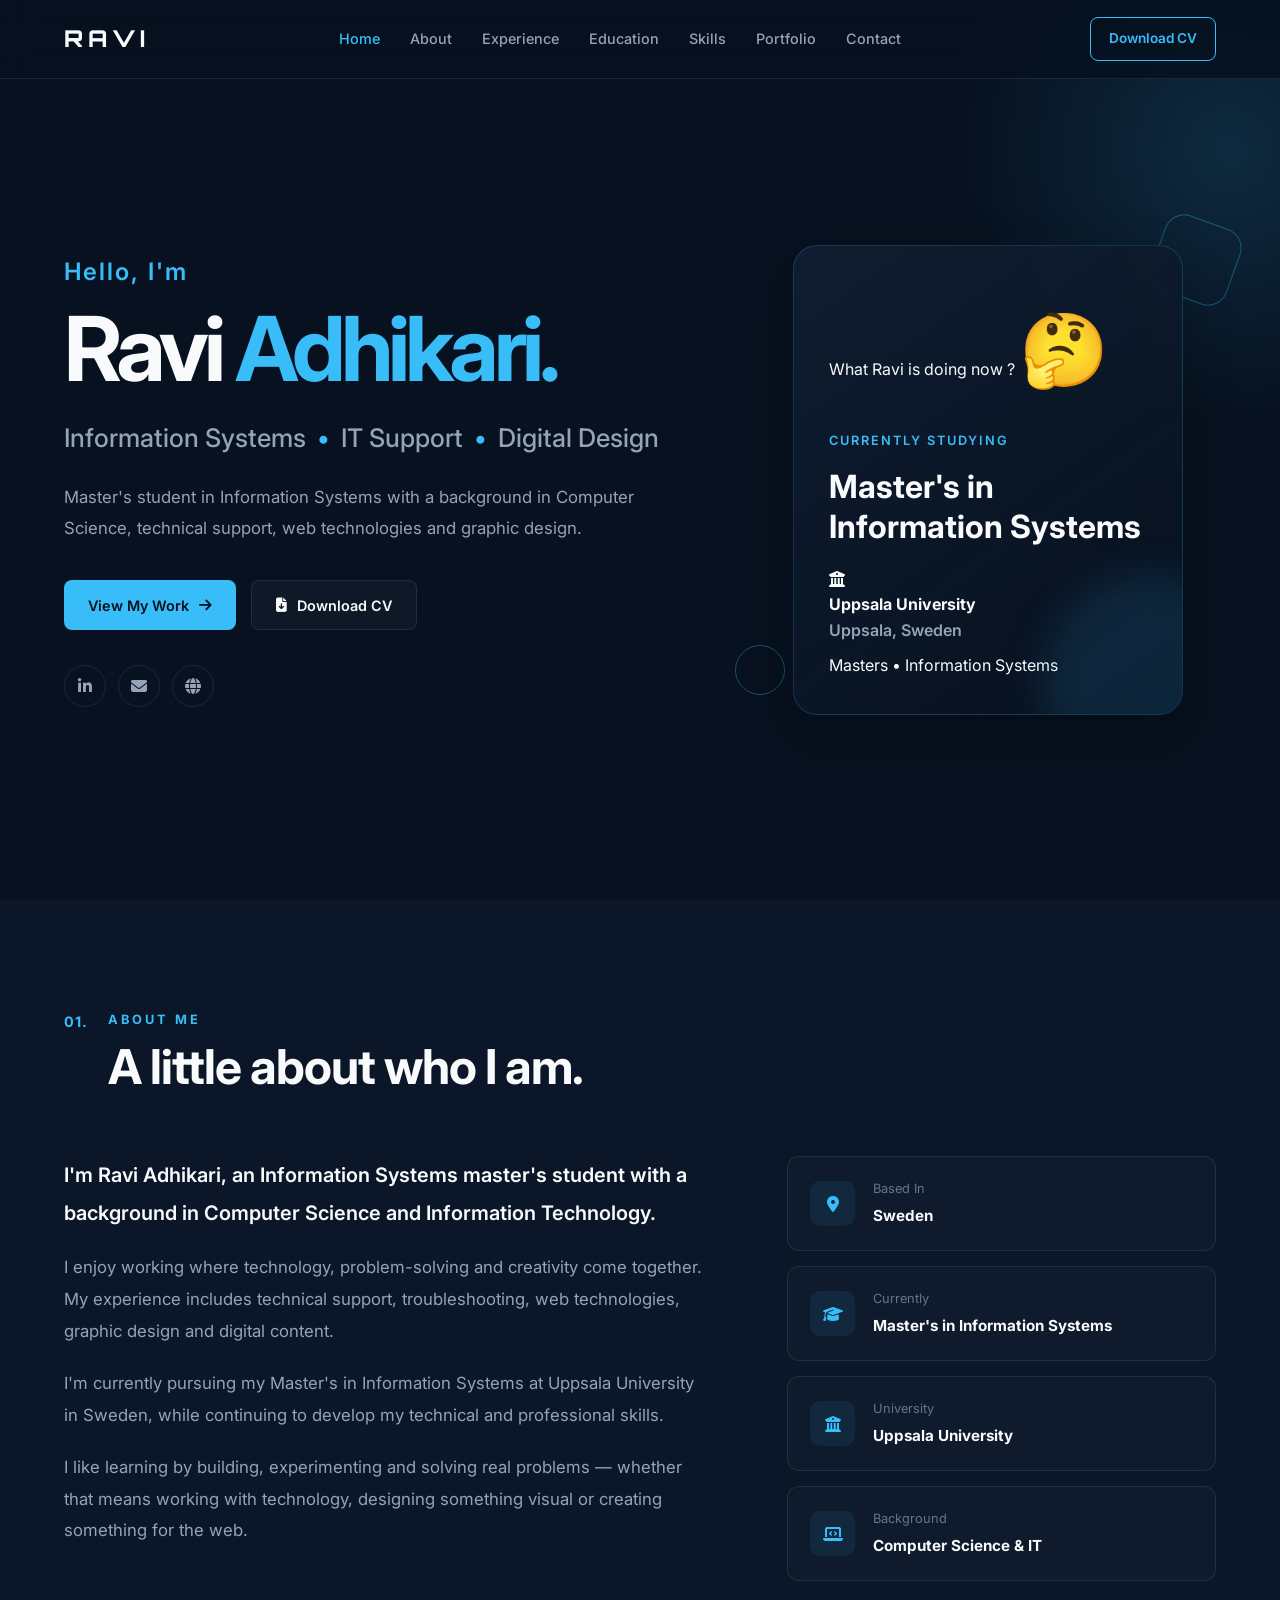
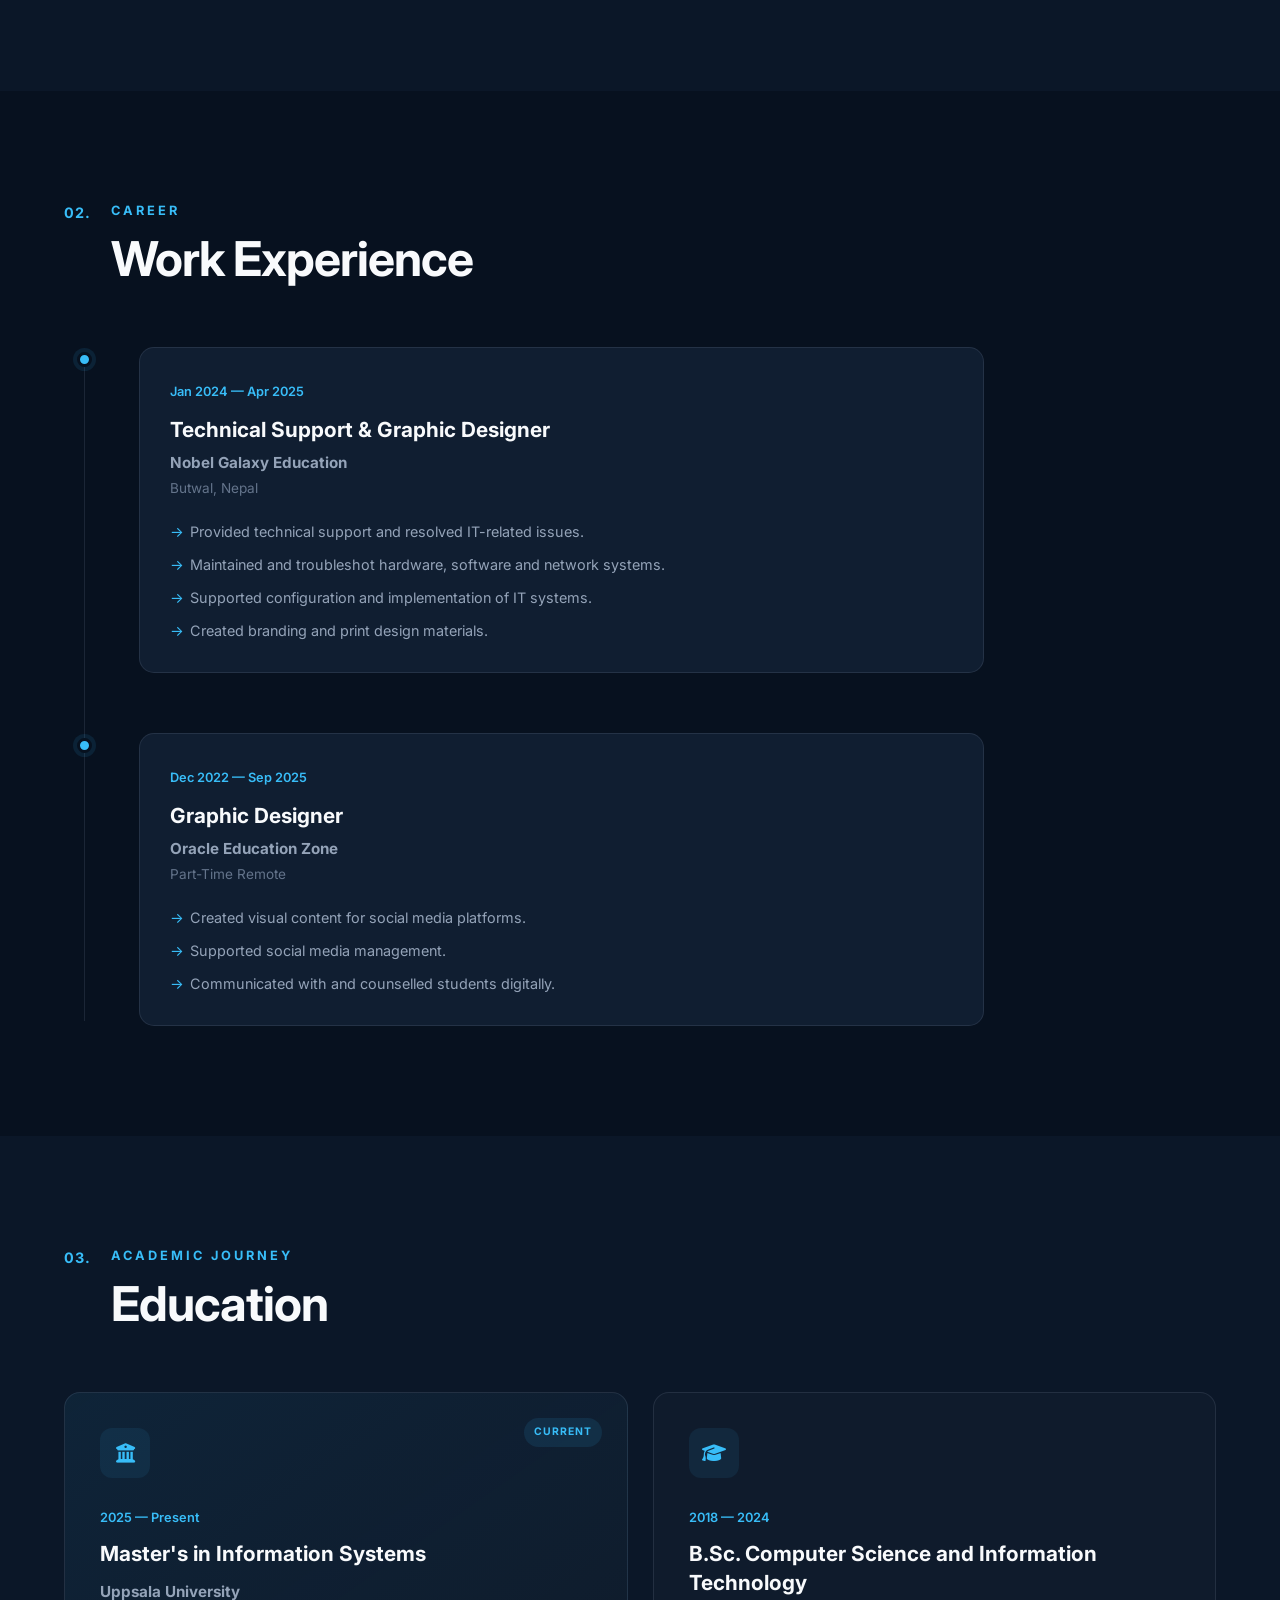
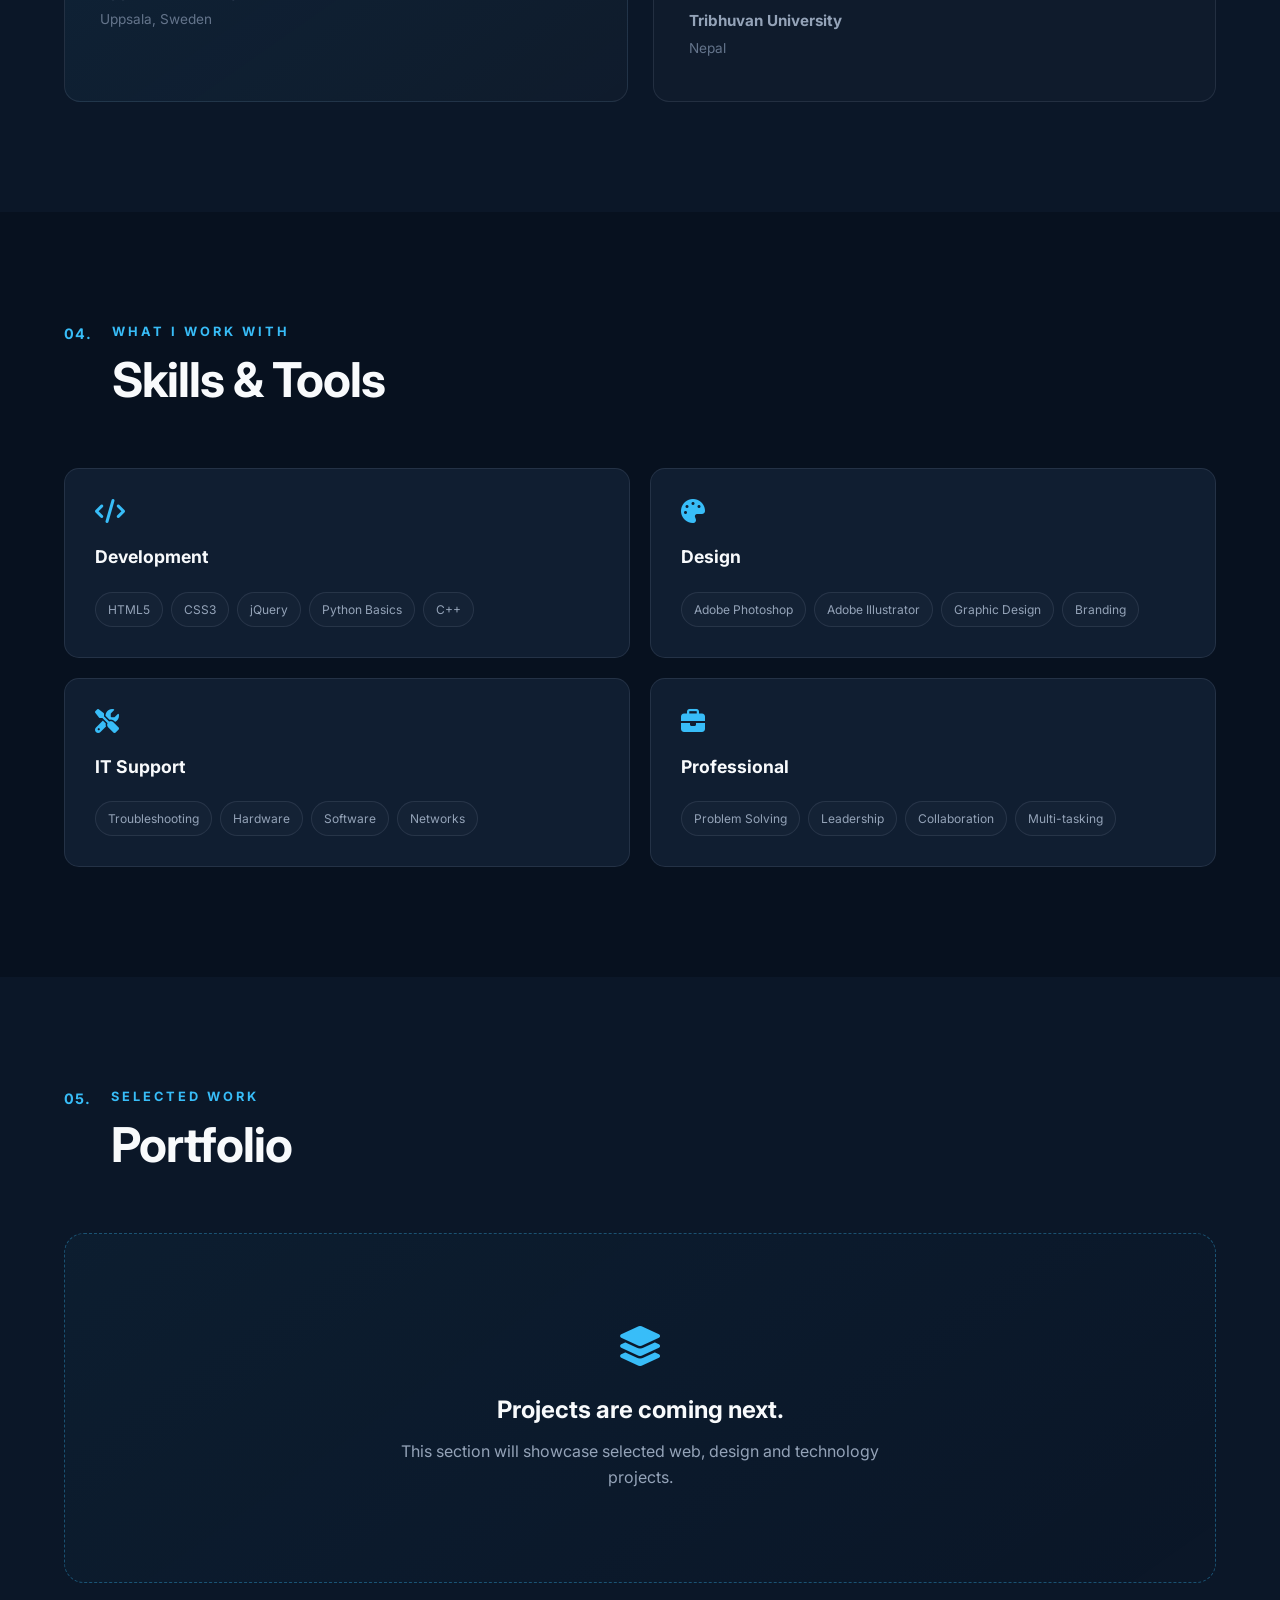
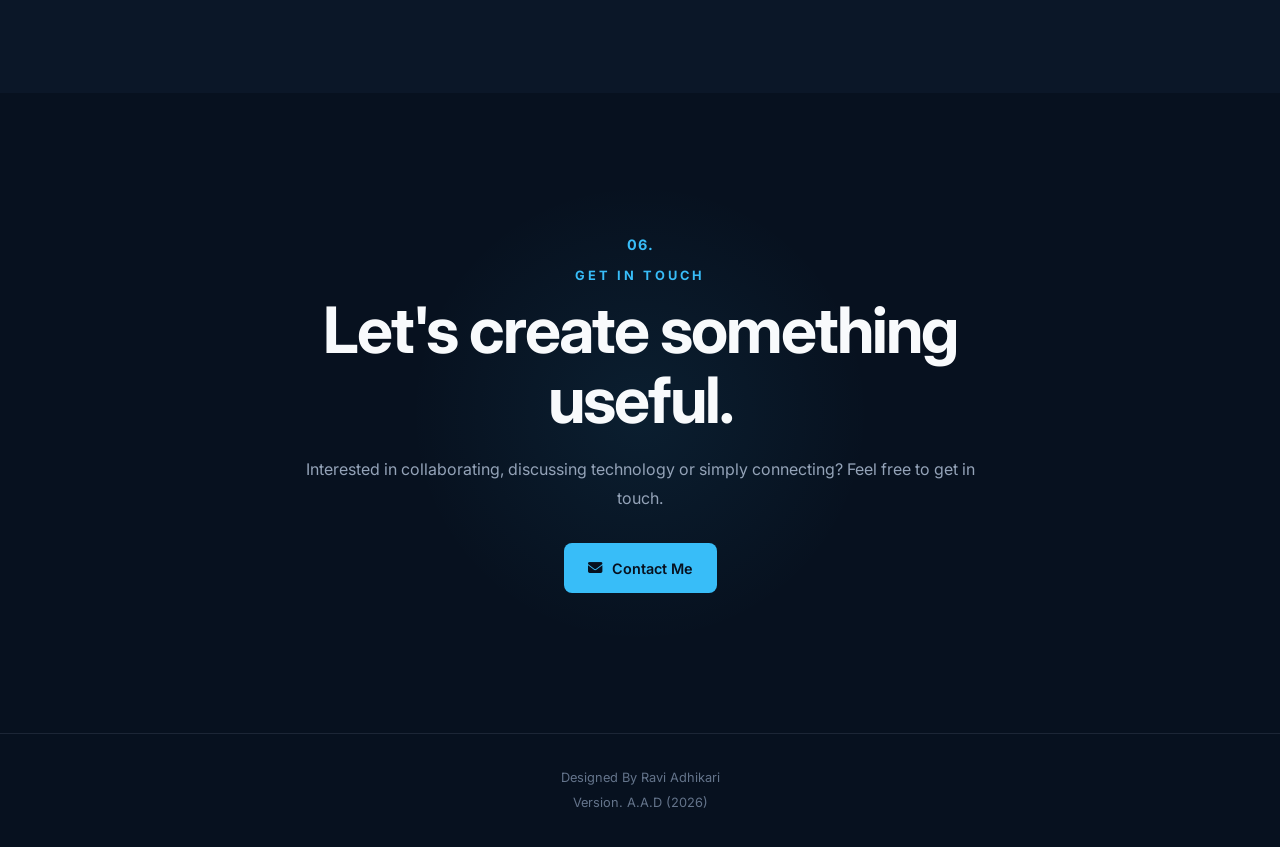
<file: index.html>
<!DOCTYPE html>
<html lang="en">

<head>
    <meta charset="UTF-8">

    <meta name="viewport" content="width=device-width, initial-scale=1.0">

    <meta name="description"
        content="Portfolio of Ravi Adhikari - Information Systems student, IT Support professional, Web Developer and Graphic Designer.">

    <meta name="author" content="Ravi Adhikari">

    <title>Ravi Adhikari</title>

    <!-- CSS -->
    <link rel="stylesheet" href="style.css">

    <!-- Google Font -->
    <link rel="preconnect" href="https://fonts.googleapis.com">
    <link rel="preconnect" href="https://fonts.gstatic.com" crossorigin>

    <link
    href="https://fonts.googleapis.com/css2?family=Inter:wght@400;500;600;700;800&family=Orbitron:wght@600;700;800&display=swap"
    rel="stylesheet">

    <!-- Font Awesome -->
    <link
        rel="stylesheet"
        href="https://cdnjs.cloudflare.com/ajax/libs/font-awesome/6.5.2/css/all.min.css">
</head>


<body>

    <!-- =========================
         HEADER / NAVIGATION
    ========================== -->

    <header class="header">

        <div class="container navbar">

            <!-- Logo -->
            <a href="#home" class="logo">
                RAVI<span class="logo-dot"></span>
            </a>


            <!-- Navigation -->
            <nav class="nav-menu" id="nav-menu">

                <a href="#home" class="nav-link active">
                    Home
                </a>

                <a href="#about" class="nav-link">
                    About
                </a>

                <a href="#experience" class="nav-link">
                    Experience
                </a>

                <a href="#education" class="nav-link">
                    Education
                </a>

                <a href="#skills" class="nav-link">
                    Skills
                </a>

                <a href="#portfolio" class="nav-link">
                    Portfolio
                </a>

                <a href="#contact" class="nav-link">
                    Contact
                </a>

            </nav>


            <!-- CV Button -->
            <a href="cv.html" class="nav-cv-btn">
                Download CV
            </a>


            <!-- Mobile Menu Button -->
            <button
                class="menu-toggle"
                id="menu-toggle"
                aria-label="Open navigation menu">

                <i class="fa-solid fa-bars"></i>

            </button>

        </div>

    </header>



    <!-- =========================
         HERO SECTION
    ========================== -->

    <main>

        <section class="hero" id="home">

            <div class="container hero-container">


                <!-- Hero Content -->
                <div class="hero-content">

                    <p class="hero-intro">
                        Hello, I'm
                    </p>


                    <h1>
                        Ravi <span>Adhikari.</span>
                    </h1>


                    <h2>
                        Information Systems
                        <span class="dot">•</span>
                        IT Support
                        <span class="dot">•</span>
                        Digital Design
                    </h2>


                    <p class="hero-description">

                        Master's student in Information Systems with a
                        background in Computer Science, technical support,
                        web technologies and graphic design.

                    </p>


                    <!-- Hero Buttons -->
                    <div class="hero-buttons">

                        <a href="#portfolio" class="btn btn-primary">

                            View My Work

                            <i class="fa-solid fa-arrow-right"></i>

                        </a>


                        <a href="cv.html" class="btn btn-secondary">

                            <i class="fa-solid fa-file-arrow-down"></i>

                            Download CV

                        </a>

                    </div>


                    <!-- Social Links -->
                    <div class="social-links">

                        <a
                            href="https://www.linkedin.com/in/adhravi"
                            target="_blank"
                            rel="noopener noreferrer"
                            aria-label="LinkedIn">

                            <i class="fa-brands fa-linkedin-in"></i>

                        </a>


                        <a
                            href="mailto:workwithravi22@gmail.com"
                            aria-label="Email">

                            <i class="fa-solid fa-envelope"></i>

                        </a>


                        <a
                            href="https://www.adhikariravi.com.np"
                            target="_blank"
                            rel="noopener noreferrer"
                            aria-label="Website">

                            <i class="fa-solid fa-globe"></i>

                        </a>

                    </div>

                </div>



                <!-- Hero Visual -->
               <div class="hero-visual">

    <div class="hero-card">

        <!-- Top -->
        <div class="card-top">

            <span>What Ravi is doing now ?</span>

            <span class="thinking-emoji">
                <i></i>
            🤔
            </span>

        </div>


        <!-- Main Content -->
        <div class="hero-card-content">

            <p class="card-label">
                Currently Studying
            </p>

            <h3>
                Master's in
                <br>
                Information Systems
            </h3>


            <div class="university-info">

                <i class="fa-solid fa-building-columns"></i>

                <div>

                    <strong>
                        Uppsala University
                    </strong>

                    <span>
                        Uppsala, Sweden
                    </span>

                </div>

            </div>

        </div>


        <!-- Bottom -->
        <div class="card-footer">

            <span>Masters</span>

            <span>•</span>

            <span>Information Systems</span>

        </div>

    </div>


    <!-- Decorative Objects -->
    <div class="floating-shape shape-one"></div>

    <div class="floating-shape shape-two"></div>

</div>
        </section>


<!-- =========================
     ABOUT
========================== -->

<section class="section about" id="about">

    <div class="container">

        <!-- Section Heading -->
        <div class="section-heading">

            <span class="section-number">
                01.
            </span>

            <div>

                <p class="section-label">
                    About Me
                </p>

                <h2>
                    A little about who I am.
                </h2>

            </div>

        </div>


        <!-- About Content -->
        <div class="about-grid">

            <!-- About Text -->
            <div class="about-text">

                <p>
                    I'm Ravi Adhikari, an Information Systems
                    master's student with a background in
                    Computer Science and Information Technology.
                </p>

                <p>
                    I enjoy working where technology, problem-solving
                    and creativity come together. My experience includes
                    technical support, troubleshooting, web technologies,
                    graphic design and digital content.
                </p>

                <p>
                    I'm currently pursuing my Master's in Information
                    Systems at Uppsala University in Sweden, while
                    continuing to develop my technical and professional
                    skills.
                </p>

                <p>
                    I like learning by building, experimenting and
                    solving real problems — whether that means working
                    with technology, designing something visual or
                    creating something for the web.
                </p>

            </div>


            <!-- About Information -->
            <div class="about-info">

                <!-- Location -->
                <div class="info-card">

                    <i class="fa-solid fa-location-dot"></i>

                    <div>

                        <span>
                            Based In
                        </span>

                        <strong>
                            Sweden
                        </strong>

                    </div>

                </div>


                <!-- Current Study -->
                <div class="info-card">

                    <i class="fa-solid fa-graduation-cap"></i>

                    <div>

                        <span>
                            Currently
                        </span>

                        <strong>
                            Master's in Information Systems
                        </strong>

                    </div>

                </div>


                <!-- University -->
                <div class="info-card">

                    <i class="fa-solid fa-building-columns"></i>

                    <div>

                        <span>
                            University
                        </span>

                        <strong>
                            Uppsala University
                        </strong>

                    </div>

                </div>


                <!-- Background -->
                <div class="info-card">

                    <i class="fa-solid fa-laptop-code"></i>

                    <div>

                        <span>
                            Background
                        </span>

                        <strong>
                            Computer Science & IT
                        </strong>

                    </div>

                </div>

            </div>

        </div>

    </div>

</section>

        <!-- =========================
             EXPERIENCE
        ========================== -->

        <section class="section experience" id="experience">

            <div class="container">

                <div class="section-heading">

                    <span class="section-number">
                        02.
                    </span>

                    <div>

                        <p class="section-label">
                            Career
                        </p>

                        <h2>
                            Work Experience
                        </h2>

                    </div>

                </div>


                <div class="timeline">


                    <!-- Experience 1 -->
                    <article class="timeline-item">

                        <div class="timeline-marker"></div>

                        <div class="timeline-content">

                            <span class="timeline-date">
                                Jan 2024 — Apr 2025
                            </span>

                            <h3>
                                Technical Support & Graphic Designer
                            </h3>

                            <h4>
                                Nobel Galaxy Education
                            </h4>

                            <p>
                                Butwal, Nepal
                            </p>


                            <ul>

                                <li>
                                    Provided technical support and
                                    resolved IT-related issues.
                                </li>

                                <li>
                                    Maintained and troubleshot hardware,
                                    software and network systems.
                                </li>

                                <li>
                                    Supported configuration and
                                    implementation of IT systems.
                                </li>

                                <li>
                                    Created branding and print design
                                    materials.
                                </li>

                            </ul>

                        </div>

                    </article>



                    <!-- Experience 2 -->
                    <article class="timeline-item">

                        <div class="timeline-marker"></div>

                        <div class="timeline-content">

                            <span class="timeline-date">
                                Dec 2022 — Sep 2025
                            </span>

                            <h3>
                                Graphic Designer
                            </h3>

                            <h4>
                                Oracle Education Zone
                            </h4>

                            <p>
                                Part-Time Remote
                            </p>


                            <ul>

                                <li>
                                    Created visual content for social
                                    media platforms.
                                </li>

                                <li>
                                    Supported social media management.
                                </li>

                                <li>
                                    Communicated with and counselled
                                    students digitally.
                                </li>

                            </ul>

                        </div>

                    </article>


                </div>

            </div>

        </section>



        <!-- =========================
             EDUCATION
        ========================== -->

        <section class="section education" id="education">

            <div class="container">

                <div class="section-heading">

                    <span class="section-number">
                        03.
                    </span>

                    <div>

                        <p class="section-label">
                            Academic Journey
                        </p>

                        <h2>
                            Education
                        </h2>

                    </div>

                </div>


                <div class="education-grid">


                    <article class="education-card featured">

                        <span class="education-status">
                            CURRENT
                        </span>

                        <div class="education-icon">

                            <i class="fa-solid fa-building-columns"></i>

                        </div>

                        <span class="education-year">
                            2025 — Present
                        </span>

                        <h3>
                            Master's in Information Systems
                        </h3>

                        <h4>
                            Uppsala University
                        </h4>

                        <p>
                            Uppsala, Sweden
                        </p>

                    </article>



                    <article class="education-card">

                        <div class="education-icon">

                            <i class="fa-solid fa-graduation-cap"></i>

                        </div>

                        <span class="education-year">
                            2018 — 2024
                        </span>

                        <h3>
                            B.Sc. Computer Science and Information Technology
                        </h3>

                        <h4>
                            Tribhuvan University
                        </h4>

                        <p>
                            Nepal
                        </p>

                    </article>


                </div>

            </div>

        </section>



        <!-- =========================
             SKILLS
        ========================== -->

        <section class="section skills" id="skills">

            <div class="container">

                <div class="section-heading">

                    <span class="section-number">
                        04.
                    </span>

                    <div>

                        <p class="section-label">
                            What I Work With
                        </p>

                        <h2>
                            Skills & Tools
                        </h2>

                    </div>

                </div>


                <div class="skills-grid">


                    <div class="skill-category">

                        <i class="fa-solid fa-code"></i>

                        <h3>
                            Development
                        </h3>

                        <div class="skill-tags">

                            <span>HTML5</span>
                            <span>CSS3</span>
                            <span>jQuery</span>
                            <span>Python Basics</span>
                            <span>C++</span>

                        </div>

                    </div>



                    <div class="skill-category">

                        <i class="fa-solid fa-palette"></i>

                        <h3>
                            Design
                        </h3>

                        <div class="skill-tags">

                            <span>Adobe Photoshop</span>
                            <span>Adobe Illustrator</span>
                            <span>Graphic Design</span>
                            <span>Branding</span>

                        </div>

                    </div>



                    <div class="skill-category">

                        <i class="fa-solid fa-screwdriver-wrench"></i>

                        <h3>
                            IT Support
                        </h3>

                        <div class="skill-tags">

                            <span>Troubleshooting</span>
                            <span>Hardware</span>
                            <span>Software</span>
                            <span>Networks</span>

                        </div>

                    </div>



                    <div class="skill-category">

                        <i class="fa-solid fa-briefcase"></i>

                        <h3>
                            Professional
                        </h3>

                        <div class="skill-tags">

                            <span>Problem Solving</span>
                            <span>Leadership</span>
                            <span>Collaboration</span>
                            <span>Multi-tasking</span>

                        </div>

                    </div>


                </div>

            </div>

        </section>



        <!-- =========================
             PORTFOLIO
        ========================== -->

        <section class="section portfolio" id="portfolio">

            <div class="container">

                <div class="section-heading">

                    <span class="section-number">
                        05.
                    </span>

                    <div>

                        <p class="section-label">
                            Selected Work
                        </p>

                        <h2>
                            Portfolio
                        </h2>

                    </div>

                </div>


                <div class="portfolio-placeholder">

                    <i class="fa-solid fa-layer-group"></i>

                    <h3>
                        Projects are coming next.
                    </h3>

                    <p>

                        This section will showcase selected web,
                        design and technology projects.

                    </p>

                </div>

            </div>

        </section>



        <!-- =========================
             CONTACT
        ========================== -->

        <section class="section contact" id="contact">

            <div class="container contact-container">


                <div class="contact-content">

                    <span class="section-number">
                        06.
                    </span>

                    <p class="section-label">
                        Get In Touch
                    </p>

                    <h2>
                        Let's create something useful.
                    </h2>

                    <p>

                        Interested in collaborating, discussing technology
                        or simply connecting? Feel free to get in touch.

                    </p>


                    <a
                        href="mailto:workwithravi22@gmail.com"
                        class="btn btn-primary">

                        <i class="fa-solid fa-envelope"></i>

                        Contact Me

                    </a>

                </div>

            </div>

        </section>

    </main>



    <!-- =========================
         FOOTER
    ========================== -->

   <footer class="footer">

    <div class="container footer-container">

        <div class="footer-info">

            <p>
                Designed By Ravi Adhikari
            </p>

            <p>
                Version. A.A.D (2026)
            </p>

        </div>

    </div>

</footer>


    <!-- JavaScript -->
    <script src="script.js"></script>

</body>

</html>
</file>
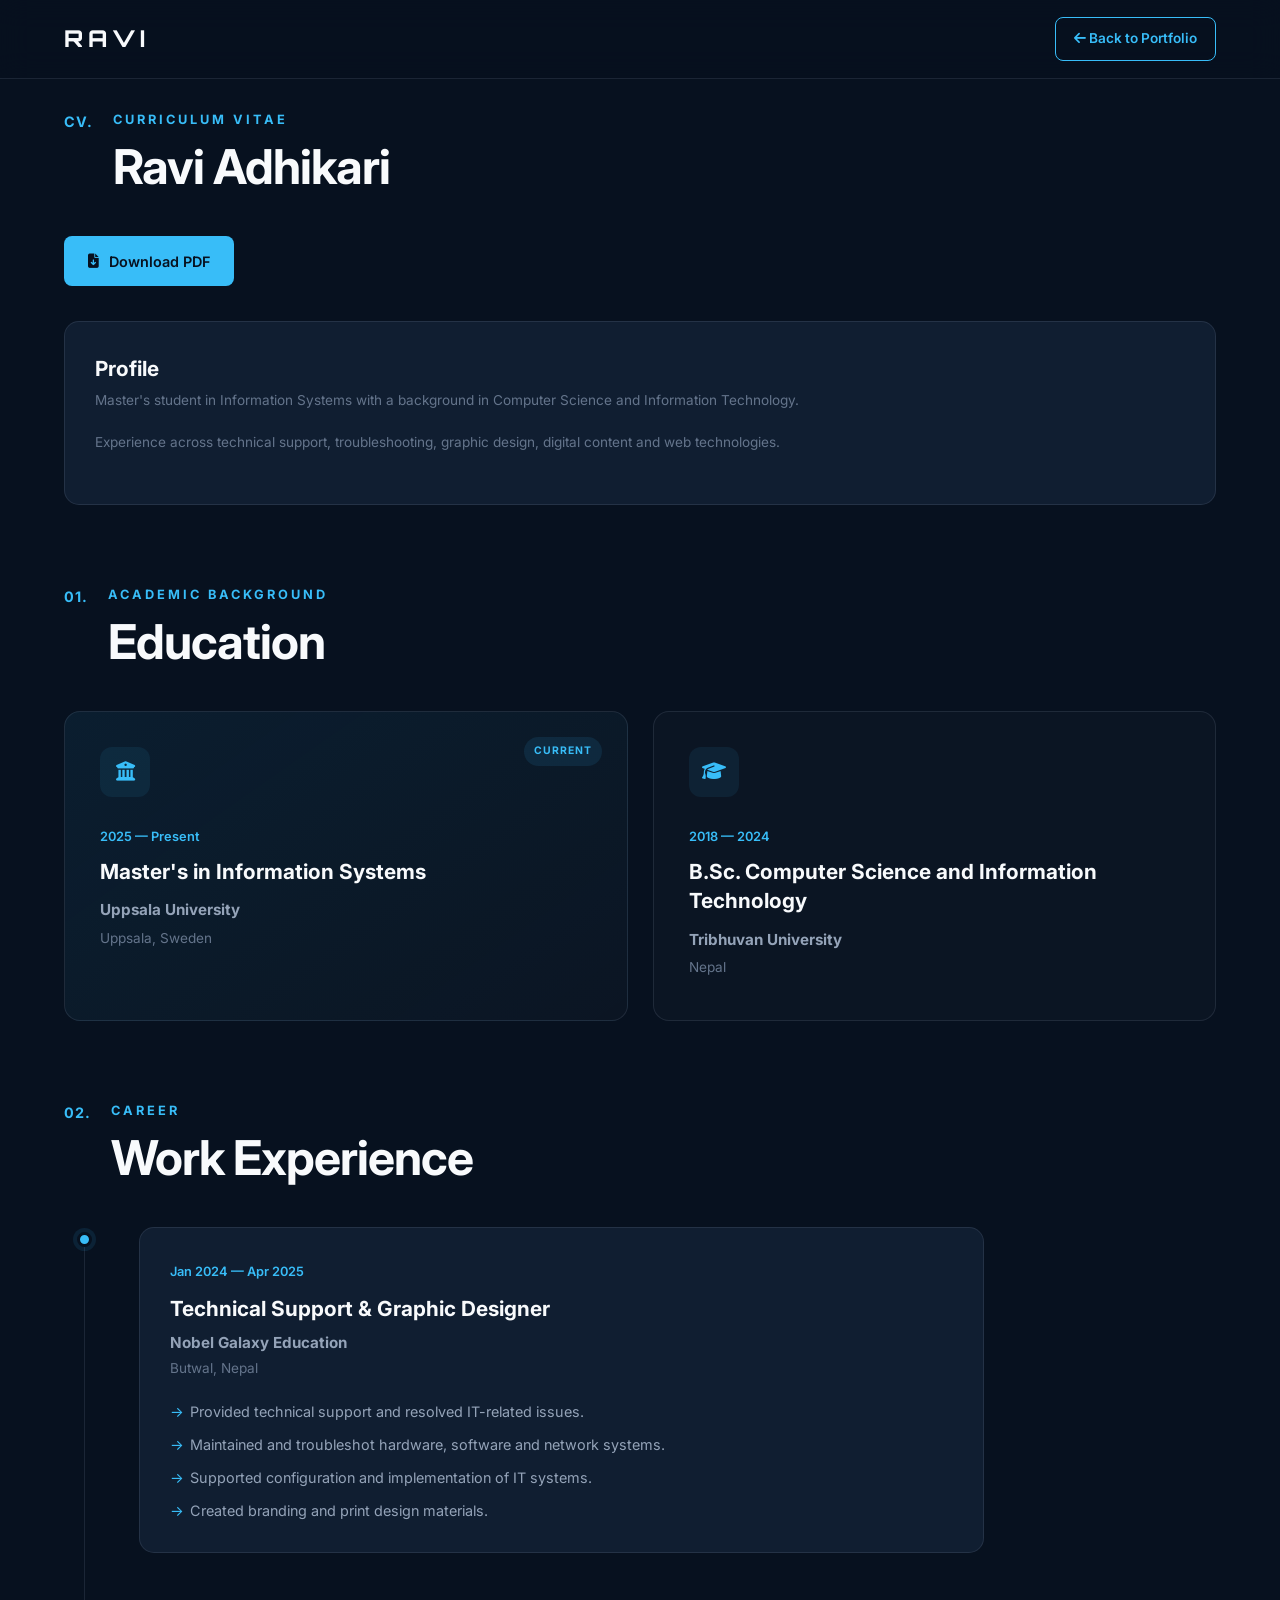
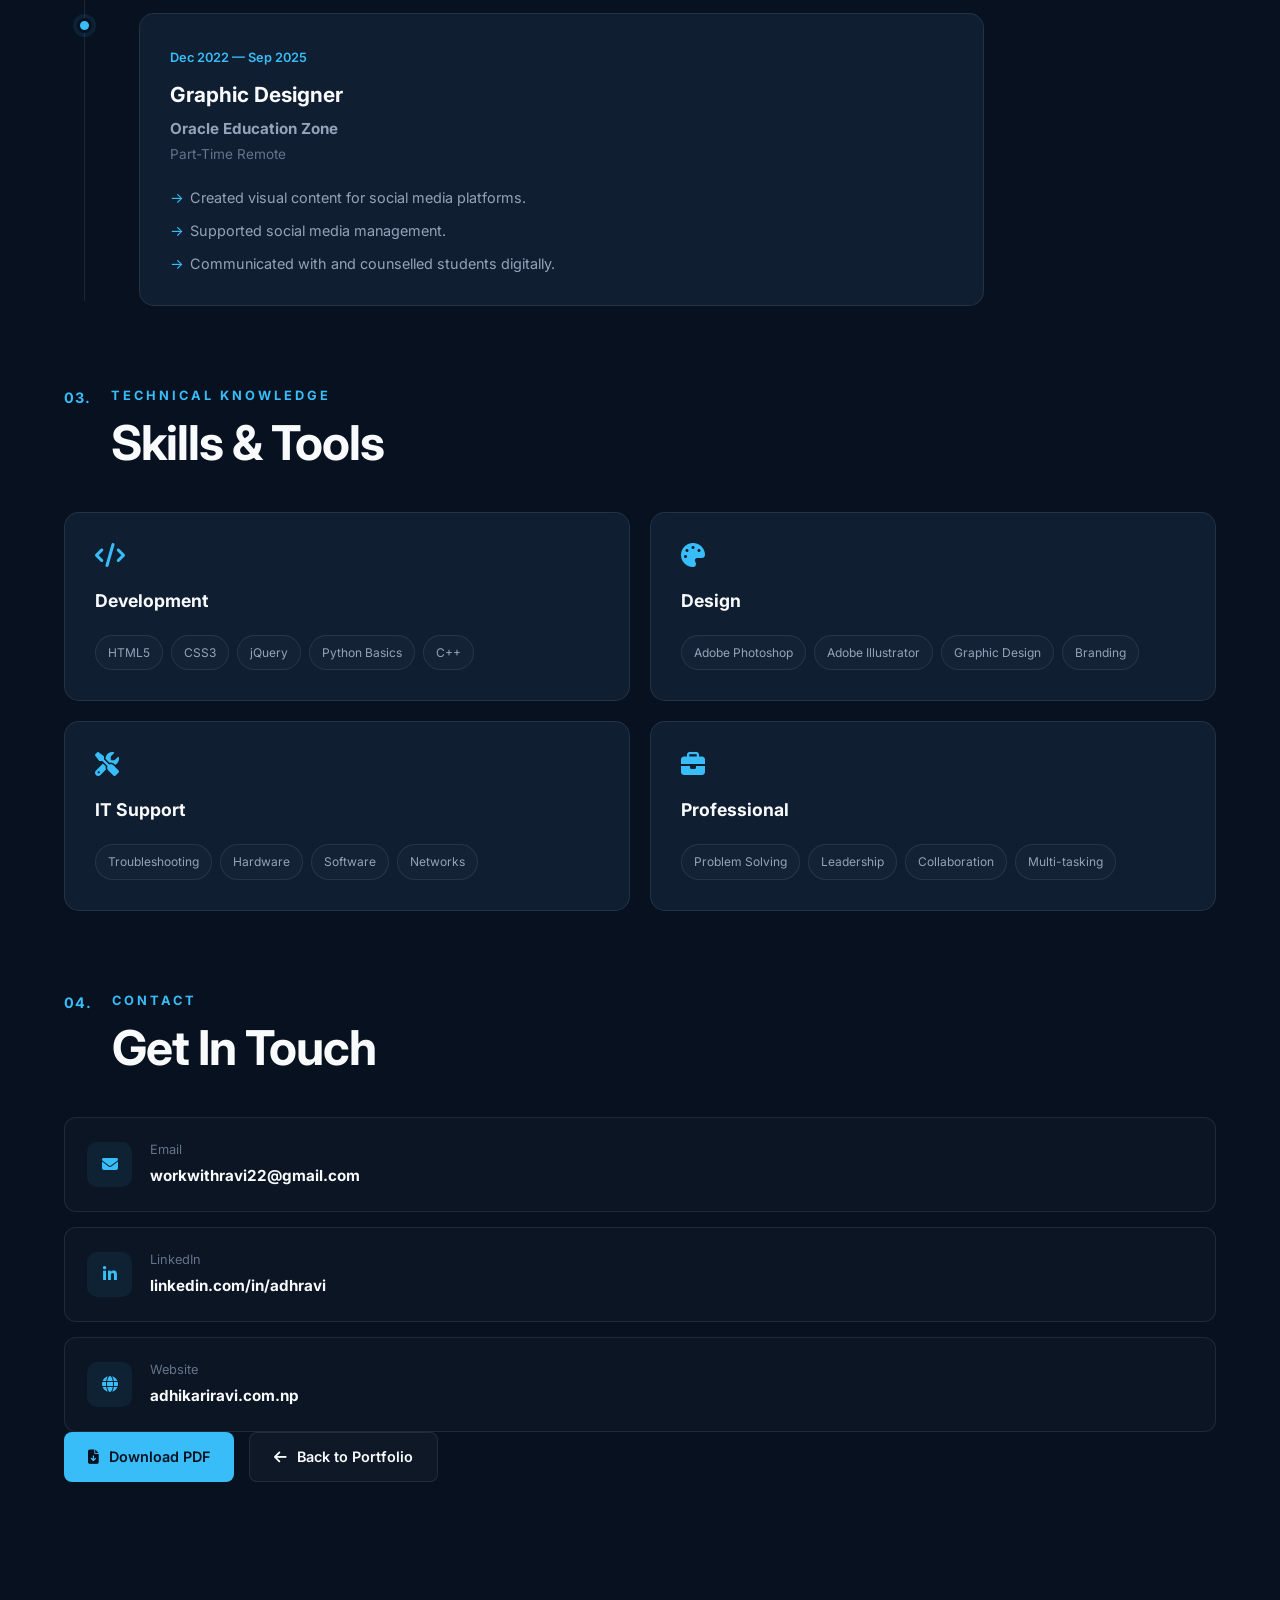
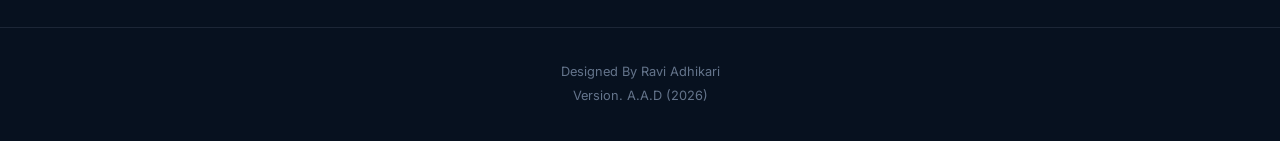
<file: cv.html>
<!DOCTYPE html>
<html lang="en">

<head>

    <meta charset="UTF-8">

    <meta name="viewport"
          content="width=device-width, initial-scale=1.0">

    <meta name="description"
          content="Curriculum Vitae of Ravi Adhikari">

    <meta name="author"
          content="Ravi Adhikari">

    <title>CV | Ravi Adhikari</title>


    <!-- Main CSS -->
    <link rel="stylesheet" href="style.css">


    <!-- Google Fonts -->
    <link rel="preconnect"
          href="https://fonts.googleapis.com">

    <link rel="preconnect"
          href="https://fonts.gstatic.com"
          crossorigin>

    <link
        href="https://fonts.googleapis.com/css2?family=Inter:wght@400;500;600;700;800&family=Orbitron:wght@600;700;800&display=swap"
        rel="stylesheet">


    <!-- Font Awesome -->
    <link
        rel="stylesheet"
        href="https://cdnjs.cloudflare.com/ajax/libs/font-awesome/6.5.2/css/all.min.css">

</head>


<body class="cv-page">


    <!-- =========================
         HEADER
    ========================== -->

    <header class="header">

        <div class="container navbar">

            <!-- Logo -->
            <a href="index.html"
               class="logo">

                RAVI<span class="logo-dot"></span>

            </a>


            <!-- Back Button -->
            <a href="index.html"
               class="nav-cv-btn">

                <i class="fa-solid fa-arrow-left"></i>

                Back to Portfolio

            </a>

        </div>

    </header>



    <!-- =========================
         CV CONTENT
    ========================== -->

    <main>

        <section class="section cv-section">

            <div class="container">


                <!-- =========================
                     CV INTRODUCTION
                ========================== -->

                <div class="section-heading cv-main-heading">

                    <span class="section-number">
                        CV.
                    </span>

                    <div>

                        <p class="section-label">
                            Curriculum Vitae
                        </p>

                        <h2>
                            Ravi Adhikari
                        </h2>

                    </div>

                </div>



                <!-- =========================
                     CV BUTTONS
                ========================== -->

                <!-- CV Buttons -->

<div class="hero-buttons cv-top-buttons">


    <!-- Download PDF -->

    <a href="./assets/Adh_Ravi_CV.pdf"
       class="btn btn-primary"
       download="Ravi-Adhikari-CV.pdf">

        <i class="fa-solid fa-file-arrow-down"></i>

        Download PDF

    </a>


</div>



                <!-- =========================
                     PROFILE
                ========================== -->

                <div class="timeline-content cv-profile">

                    <h3>
                        Profile
                    </h3>

                    <p>
                        Master's student in Information Systems
                        with a background in Computer Science and
                        Information Technology.
                    </p>

                    <p>
                        Experience across technical support,
                        troubleshooting, graphic design,
                        digital content and web technologies.
                    </p>

                </div>



                <!-- =========================
                     EDUCATION
                ========================== -->

                <div class="section-heading">

                    <span class="section-number">
                        01.
                    </span>

                    <div>

                        <p class="section-label">
                            Academic Background
                        </p>

                        <h2>
                            Education
                        </h2>

                    </div>

                </div>


                <div class="education-grid">


                    <!-- Master's -->

                    <article class="education-card featured">

                        <span class="education-status">
                            CURRENT
                        </span>

                        <div class="education-icon">

                            <i class="fa-solid fa-building-columns"></i>

                        </div>

                        <span class="education-year">
                            2025 — Present
                        </span>

                        <h3>
                            Master's in Information Systems
                        </h3>

                        <h4>
                            Uppsala University
                        </h4>

                        <p>
                            Uppsala, Sweden
                        </p>

                    </article>



                    <!-- Bachelor's -->

                    <article class="education-card">

                        <div class="education-icon">

                            <i class="fa-solid fa-graduation-cap"></i>

                        </div>

                        <span class="education-year">
                            2018 — 2024
                        </span>

                        <h3>
                            B.Sc. Computer Science and
                            Information Technology
                        </h3>

                        <h4>
                            Tribhuvan University
                        </h4>

                        <p>
                            Nepal
                        </p>

                    </article>

                </div>



                <!-- =========================
                     EXPERIENCE
                ========================== -->

                <div class="section-heading">

                    <span class="section-number">
                        02.
                    </span>

                    <div>

                        <p class="section-label">
                            Career
                        </p>

                        <h2>
                            Work Experience
                        </h2>

                    </div>

                </div>


                <div class="timeline">


                    <!-- Experience 1 -->

                    <article class="timeline-item">

                        <div class="timeline-marker"></div>

                        <div class="timeline-content">

                            <span class="timeline-date">
                                Jan 2024 — Apr 2025
                            </span>

                            <h3>
                                Technical Support &
                                Graphic Designer
                            </h3>

                            <h4>
                                Nobel Galaxy Education
                            </h4>

                            <p>
                                Butwal, Nepal
                            </p>

                            <ul>

                                <li>
                                    Provided technical support and
                                    resolved IT-related issues.
                                </li>

                                <li>
                                    Maintained and troubleshot hardware,
                                    software and network systems.
                                </li>

                                <li>
                                    Supported configuration and
                                    implementation of IT systems.
                                </li>

                                <li>
                                    Created branding and print
                                    design materials.
                                </li>

                            </ul>

                        </div>

                    </article>



                    <!-- Experience 2 -->

                    <article class="timeline-item">

                        <div class="timeline-marker"></div>

                        <div class="timeline-content">

                            <span class="timeline-date">
                                Dec 2022 — Sep 2025
                            </span>

                            <h3>
                                Graphic Designer
                            </h3>

                            <h4>
                                Oracle Education Zone
                            </h4>

                            <p>
                                Part-Time Remote
                            </p>

                            <ul>

                                <li>
                                    Created visual content for
                                    social media platforms.
                                </li>

                                <li>
                                    Supported social media management.
                                </li>

                                <li>
                                    Communicated with and counselled
                                    students digitally.
                                </li>

                            </ul>

                        </div>

                    </article>

                </div>



                <!-- =========================
                     SKILLS
                ========================== -->

                <div class="section-heading">

                    <span class="section-number">
                        03.
                    </span>

                    <div>

                        <p class="section-label">
                            Technical Knowledge
                        </p>

                        <h2>
                            Skills & Tools
                        </h2>

                    </div>

                </div>


                <div class="skills-grid">


                    <!-- Development -->

                    <div class="skill-category">

                        <i class="fa-solid fa-code"></i>

                        <h3>
                            Development
                        </h3>

                        <div class="skill-tags">

                            <span>HTML5</span>
                            <span>CSS3</span>
                            <span>jQuery</span>
                            <span>Python Basics</span>
                            <span>C++</span>

                        </div>

                    </div>



                    <!-- Design -->

                    <div class="skill-category">

                        <i class="fa-solid fa-palette"></i>

                        <h3>
                            Design
                        </h3>

                        <div class="skill-tags">

                            <span>Adobe Photoshop</span>
                            <span>Adobe Illustrator</span>
                            <span>Graphic Design</span>
                            <span>Branding</span>

                        </div>

                    </div>



                    <!-- IT Support -->

                    <div class="skill-category">

                        <i class="fa-solid fa-screwdriver-wrench"></i>

                        <h3>
                            IT Support
                        </h3>

                        <div class="skill-tags">

                            <span>Troubleshooting</span>
                            <span>Hardware</span>
                            <span>Software</span>
                            <span>Networks</span>

                        </div>

                    </div>



                    <!-- Professional -->

                    <div class="skill-category">

                        <i class="fa-solid fa-briefcase"></i>

                        <h3>
                            Professional
                        </h3>

                        <div class="skill-tags">

                            <span>Problem Solving</span>
                            <span>Leadership</span>
                            <span>Collaboration</span>
                            <span>Multi-tasking</span>

                        </div>

                    </div>

                </div>



                <!-- =========================
                     CONTACT
                ========================== -->

                <div class="section-heading">

                    <span class="section-number">
                        04.
                    </span>

                    <div>

                        <p class="section-label">
                            Contact
                        </p>

                        <h2>
                            Get In Touch
                        </h2>

                    </div>

                </div>


                <div class="about-info cv-contact-info">


                    <!-- Email -->

                    <a href="mailto:workwithravi22@gmail.com"
                       class="info-card">

                        <i class="fa-solid fa-envelope"></i>

                        <div>

                            <span>
                                Email
                            </span>

                            <strong>
                                workwithravi22@gmail.com
                            </strong>

                        </div>

                    </a>



                    <!-- LinkedIn -->

                    <a href="https://www.linkedin.com/in/adhravi"
                       target="_blank"
                       rel="noopener noreferrer"
                       class="info-card">

                        <i class="fa-brands fa-linkedin-in"></i>

                        <div>

                            <span>
                                LinkedIn
                            </span>

                            <strong>
                                linkedin.com/in/adhravi
                            </strong>

                        </div>

                    </a>



                    <!-- Website -->

                    <a href="https://www.adhikariravi.com.np"
                       target="_blank"
                       rel="noopener noreferrer"
                       class="info-card">

                        <i class="fa-solid fa-globe"></i>

                        <div>

                            <span>
                                Website
                            </span>

                            <strong>
                                adhikariravi.com.np
                            </strong>

                        </div>

                    </a>

                </div>



                <!-- =========================
                     BOTTOM BUTTONS
                ========================== -->

                <div class="hero-buttons cv-buttons">


                    <!-- Download PDF -->

                    <a href="assets/Adh_Ravi_CV.pdf"
                       class="btn btn-primary"
                       download>

                        <i class="fa-solid fa-file-arrow-down"></i>

                        Download PDF

                    </a>


                    <!-- Back -->

                    <a href="index.html"
                       class="btn btn-secondary">

                        <i class="fa-solid fa-arrow-left"></i>

                        Back to Portfolio

                    </a>

                </div>


            </div>

        </section>

    </main>



    <!-- =========================
         FOOTER
    ========================== -->

    <footer class="footer">

        <div class="container footer-container">

            <div class="footer-info">

                <p>
                    Designed By Ravi Adhikari
                </p>

                <p>
                    Version. A.A.D (2026)
                </p>

            </div>

        </div>

    </footer>


</body>

</html>
</file>
<file: style.css>
/* =========================================================
   A.A.D PORTFOLIO
   Ravi Adhikari
   Main Stylesheet
========================================================= */


/* =========================
   1. ROOT / VARIABLES
========================= */

:root {
    --bg-primary: #07111f;
    --bg-secondary: #0b1728;
    --bg-card: #101e31;

    --text-primary: #f8fafc;
    --text-secondary: #94a3b8;
    --text-muted: #64748b;

    --accent: #38bdf8;
    --accent-dark: #0284c7;
    --accent-light: #7dd3fc;

    --border: rgba(148, 163, 184, 0.15);

    --shadow:
        0 20px 50px rgba(0, 0, 0, 0.25);

    --transition: 0.3s ease;

    --container-width: 1180px;
}


/* =========================
   2. RESET
========================= */

* {
    margin: 0;
    padding: 0;
    box-sizing: border-box;
}

html {
    scroll-behavior: smooth;
}

body {
    font-family: "Inter", sans-serif;

    background: var(--bg-primary);

    color: var(--text-primary);

    line-height: 1.6;

    overflow-x: hidden;
}

a {
    text-decoration: none;
    color: inherit;
}

ul {
    list-style: none;
}

button {
    font-family: inherit;
}

img {
    max-width: 100%;
    display: block;
}


/* =========================
   3. GLOBAL
========================= */

.container {
    width: min(90%, var(--container-width));
    margin: 0 auto;
}

.section {
    padding: 110px 0;
}

.section-heading {
    display: flex;
    align-items: flex-start;

    gap: 20px;

    margin-bottom: 60px;
}

.section-number {
    color: var(--accent);

    font-size: 0.9rem;
    font-weight: 700;

    letter-spacing: 1px;
}

.section-label {
    color: var(--accent);

    font-size: 0.8rem;
    font-weight: 700;

    text-transform: uppercase;

    letter-spacing: 3px;

    margin-bottom: 8px;
}

.section-heading h2 {
    font-size: clamp(2rem, 4vw, 3rem);

    line-height: 1.2;

    letter-spacing: -1px;
}


/* =========================
   4. HEADER
========================= */

.header {
    position: fixed;

    top: 0;
    left: 0;

    width: 100%;

    z-index: 1000;

    background: rgba(7, 17, 31, 0.82);

    backdrop-filter: blur(15px);
    -webkit-backdrop-filter: blur(15px);

    border-bottom: 1px solid var(--border);
}

.navbar {
    min-height: 78px;

    display: flex;

    align-items: center;

    justify-content: space-between;

    gap: 25px;
}


/* Logo */

.logo {
    font-family: "Orbitron", sans-serif;

    font-size: 1.45rem;
    font-weight: 800;

    letter-spacing: 5px;

    color: var(--text-primary);

    text-transform: uppercase;

    transition: var(--transition);
}

.logo-dot {
    color: var(--accent);
}

.logo:hover {
    color: var(--accent);
}


/* Navigation */

.nav-menu {
    display: flex;

    align-items: center;

    gap: 30px;
}

.nav-link {
    color: var(--text-secondary);

    font-size: 0.9rem;

    font-weight: 500;

    transition: var(--transition);
}

.nav-link:hover,
.nav-link.active {
    color: var(--accent);
}


/* CV navigation button */

.nav-cv-btn {
    padding: 10px 18px;

    border: 1px solid var(--accent);

    border-radius: 8px;

    color: var(--accent);

    font-size: 0.85rem;

    font-weight: 600;

    transition: var(--transition);

    white-space: nowrap;
}

.nav-cv-btn:hover {
    color: var(--bg-primary);

    background: var(--accent);

    transform: translateY(-2px);
}


/* Mobile menu button */

.menu-toggle {
    display: none;

    border: 0;

    background: transparent;

    color: var(--text-primary);

    font-size: 1.4rem;

    cursor: pointer;
}


/* =========================
   5. HERO
========================= */

.hero {
    position: relative;

    min-height: 100vh;

    display: flex;

    align-items: center;

    padding: 140px 0 80px;

    overflow: hidden;
}


/* background glow */

.hero::before {
    content: "";

    position: absolute;

    width: 600px;
    height: 600px;

    right: -250px;
    top: -150px;

    border-radius: 50%;

    background:
        radial-gradient(
            circle,
            rgba(56, 189, 248, 0.15),
            transparent 65%
        );

    pointer-events: none;
}

.hero-container {
    display: grid;

    grid-template-columns: 1.15fr 0.85fr;

    align-items: center;

    gap: 80px;

    position: relative;

    z-index: 1;
}

.thinking-emoji {
    font-size: 4.5rem;
    text-align: center;

    margin: 10px 0 20px;

    display: inline-block;

    animation: thinkingFloat 3s ease-in-out infinite;
}


/* Thinking Emoji Animation */

@keyframes thinkingFloat {

    0%,
    100% {
        transform: translateY(0) rotate(0deg) scale(1);
    }

    25% {
        transform: translateY(-8px) rotate(-6deg) scale(1.05);
    }

    50% {
        transform: translateY(-12px) rotate(4deg) scale(1.08);
    }

    75% {
        transform: translateY(-6px) rotate(-3deg) scale(1.04);
    }
}


/* Hero text */

.hero-intro {
    color: var(--accent);

    font-size: 1.5rem;

    font-weight: 600;

    letter-spacing: 2px;

    margin-bottom: 15px;
}

.hero h1 {
    font-size: clamp(3.6rem, 7vw, 6.5rem);
    line-height: 0.95;
    letter-spacing: -5px;
    margin-bottom: 28px;

    /* Reveal animation */
    overflow: hidden;
    white-space: nowrap;

    width: 0;

    animation: writeName 1.8s ease-out forwards;
}

.hero h1 span {
    color: var(--accent);
}


/* Write name once on page load */

@keyframes writeName {

    from {
        width: 0;
    }

    to {
        width: 100%;
    }
}
.hero h2 {
    max-width: 700px;

    color: var(--text-secondary);

    font-size: clamp(1.15rem, 2vw, 1.6rem);

    font-weight: 500;

    line-height: 1.5;

    margin-bottom: 24px;
}

.dot {
    color: var(--accent);

    margin: 0 5px;
}

.hero-description {
    max-width: 620px;

    color: var(--text-secondary);

    font-size: 1.05rem;

    line-height: 1.9;

    margin-bottom: 35px;
}


/* Hero buttons */

.hero-buttons {
    display: flex;

    flex-wrap: wrap;

    gap: 15px;

    margin-bottom: 35px;
}

.btn {
    display: inline-flex;

    align-items: center;

    justify-content: center;

    gap: 10px;

    min-height: 50px;

    padding: 0 24px;

    border-radius: 8px;

    font-size: 0.9rem;

    font-weight: 600;

    transition: var(--transition);
}

.btn-primary {
    color: var(--bg-primary);

    background: var(--accent);
}

.btn-primary:hover {
    background: var(--accent-light);

    transform: translateY(-3px);

    box-shadow:
        0 10px 30px rgba(56, 189, 248, 0.2);
}

.btn-secondary {
    color: var(--text-primary);

    border: 1px solid var(--border);

    background: rgba(255, 255, 255, 0.03);
}

.btn-secondary:hover {
    border-color: var(--accent);

    color: var(--accent);

    transform: translateY(-3px);
}


/* Social icons */

.social-links {
    display: flex;

    gap: 12px;
}

.social-links a,
.footer-social a {
    width: 42px;
    height: 42px;

    display: flex;

    align-items: center;

    justify-content: center;

    border: 1px solid var(--border);

    border-radius: 50%;

    color: var(--text-secondary);

    transition: var(--transition);
}

.social-links a:hover,
.footer-social a:hover {
    color: var(--accent);

    border-color: var(--accent);

    transform: translateY(-3px);
}


/* =========================
   6. HERO CARD
========================= */

.hero-visual {
    position: relative;

    display: flex;

    justify-content: center;
}

.hero-card {
    position: relative;

    width: min(100%, 390px);

    min-height: 470px;

    display: flex;

    flex-direction: column;

    justify-content: space-between;

    padding: 35px;

    border: 1px solid rgba(56, 189, 248, 0.2);

    border-radius: 24px;

    background:
        linear-gradient(
            145deg,
            rgba(16, 30, 49, 0.95),
            rgba(7, 17, 31, 0.8)
        );

    box-shadow: var(--shadow);

    overflow: hidden;
}


/* glow inside card */

.hero-card::before {
    content: "";

    position: absolute;

    width: 220px;
    height: 220px;

    right: -80px;
    bottom: -80px;

    border-radius: 50%;

    background:
        rgba(56, 189, 248, 0.12);

    filter: blur(20px);
}

.code-decoration {
    position: relative;

    z-index: 1;

    color: var(--text-muted);

    font-size: 0.85rem;

    font-weight: 600;

    letter-spacing: 3px;
}

.code-decoration span {
    color: var(--accent);
}

.hero-card-content {
    position: relative;

    z-index: 1;
}

.hero-card-content p {
    color: var(--accent);

    font-size: 0.8rem;

    font-weight: 600;

    text-transform: uppercase;

    letter-spacing: 2px;

    margin-bottom: 15px;
}

.hero-card-content h3 {
    font-size: 2rem;

    line-height: 1.25;

    margin-bottom: 20px;
}

.hero-card-content span {
    display: block;

    color: var(--text-secondary);

    font-weight: 600;

    margin-bottom: 5px;
}

.hero-card-content small {
    color: var(--text-muted);
}


/* floating shapes */

.floating-shape {
    position: absolute;

    border: 1px solid rgba(56, 189, 248, 0.35);

    z-index: -1;
}

.shape-one {
    width: 80px;
    height: 80px;

    top: -25px;
    right: -20px;

    border-radius: 20px;

    transform: rotate(20deg);
}

.shape-two {
    width: 50px;
    height: 50px;

    bottom: 20px;
    left: -25px;

    border-radius: 50%;
}


/* =========================
   7. ABOUT
========================= */

.about {
    background: var(--bg-secondary);
}

.about-grid {
    display: grid;

    grid-template-columns: 1.2fr 0.8fr;

    gap: 80px;
}

.about-text p {
    color: var(--text-secondary);

    font-size: 1.05rem;

    line-height: 1.9;

    margin-bottom: 20px;
}

.about-text p:first-child {
    color: var(--text-primary);

    font-size: 1.25rem;

    font-weight: 600;
}


/* About information cards */

.about-info {
    display: grid;

    gap: 15px;
}

.info-card {
    display: flex;

    align-items: center;

    gap: 18px;

    padding: 22px;

    border: 1px solid var(--border);

    border-radius: 12px;

    background: rgba(255, 255, 255, 0.02);

    transition: var(--transition);
}

.info-card:hover {
    border-color: rgba(56, 189, 248, 0.5);

    transform: translateX(5px);
}

.info-card i {
    width: 45px;
    height: 45px;

    display: flex;

    align-items: center;

    justify-content: center;

    flex-shrink: 0;

    border-radius: 10px;

    color: var(--accent);

    background: rgba(56, 189, 248, 0.08);
}

.info-card span {
    display: block;

    color: var(--text-muted);

    font-size: 0.8rem;

    margin-bottom: 3px;
}

.info-card strong {
    font-size: 0.95rem;
}


/* =========================
   8. EXPERIENCE TIMELINE
========================= */

.timeline {
    position: relative;

    max-width: 900px;

    margin-left: 20px;
}

.timeline::before {
    content: "";

    position: absolute;

    left: 0;
    top: 5px;
    bottom: 5px;

    width: 1px;

    background: var(--border);
}

.timeline-item {
    position: relative;

    padding-left: 55px;

    padding-bottom: 60px;
}

.timeline-item:last-child {
    padding-bottom: 0;
}

.timeline-marker {
    position: absolute;

    left: -7px;
    top: 5px;

    width: 15px;
    height: 15px;

    border: 3px solid var(--bg-primary);

    border-radius: 50%;

    background: var(--accent);

    box-shadow:
        0 0 0 4px rgba(56, 189, 248, 0.1);
}

.timeline-content {
    padding: 30px;

    border: 1px solid var(--border);

    border-radius: 15px;

    background: var(--bg-card);

    transition: var(--transition);
}

.timeline-content:hover {
    border-color: rgba(56, 189, 248, 0.4);

    transform: translateY(-4px);
}

.timeline-date {
    display: inline-block;

    color: var(--accent);

    font-size: 0.8rem;

    font-weight: 600;

    margin-bottom: 10px;
}

.timeline-content h3 {
    font-size: 1.3rem;

    margin-bottom: 5px;
}

.timeline-content h4 {
    color: var(--text-secondary);

    font-size: 0.95rem;

    margin-bottom: 3px;
}

.timeline-content > p {
    color: var(--text-muted);

    font-size: 0.85rem;

    margin-bottom: 20px;
}

.timeline-content ul {
    display: grid;

    gap: 10px;
}

.timeline-content li {
    position: relative;

    padding-left: 20px;

    color: var(--text-secondary);

    font-size: 0.9rem;
}

.timeline-content li::before {
    content: "→";

    position: absolute;

    left: 0;

    color: var(--accent);
}


/* =========================
   9. EDUCATION
========================= */

.education {
    background: var(--bg-secondary);
}

.education-grid {
    display: grid;

    grid-template-columns: repeat(2, 1fr);

    gap: 25px;
}

.education-card {
    position: relative;

    min-height: 310px;

    padding: 35px;

    border: 1px solid var(--border);

    border-radius: 16px;

    background: rgba(255, 255, 255, 0.02);

    transition: var(--transition);
}

.education-card:hover {
    border-color: rgba(56, 189, 248, 0.4);

    transform: translateY(-5px);
}

.education-card.featured {
    background:
        linear-gradient(
            145deg,
            rgba(56, 189, 248, 0.08),
            rgba(255, 255, 255, 0.02)
        );
}

.education-status {
    position: absolute;

    top: 25px;
    right: 25px;

    padding: 6px 10px;

    border-radius: 20px;

    color: var(--accent);

    background: rgba(56, 189, 248, 0.1);

    font-size: 0.65rem;

    font-weight: 700;

    letter-spacing: 1px;
}

.education-icon {
    width: 50px;
    height: 50px;

    display: flex;

    align-items: center;

    justify-content: center;

    margin-bottom: 30px;

    border-radius: 12px;

    color: var(--accent);

    background: rgba(56, 189, 248, 0.08);

    font-size: 1.2rem;
}

.education-year {
    display: block;

    color: var(--accent);

    font-size: 0.8rem;

    font-weight: 600;

    margin-bottom: 10px;
}

.education-card h3 {
    max-width: 500px;

    font-size: 1.3rem;

    line-height: 1.4;

    margin-bottom: 12px;
}

.education-card h4 {
    color: var(--text-secondary);

    font-size: 0.95rem;

    margin-bottom: 5px;
}

.education-card p {
    color: var(--text-muted);

    font-size: 0.85rem;
}


/* =========================
   10. SKILLS
========================= */

.skills-grid {
    display: grid;

    grid-template-columns: repeat(2, 1fr);

    gap: 20px;
}

.skill-category {
    padding: 30px;

    border: 1px solid var(--border);

    border-radius: 15px;

    background: var(--bg-card);

    transition: var(--transition);
}

.skill-category:hover {
    border-color: rgba(56, 189, 248, 0.4);

    transform: translateY(-4px);
}

.skill-category > i {
    color: var(--accent);

    font-size: 1.5rem;

    margin-bottom: 20px;
}

.skill-category h3 {
    font-size: 1.1rem;

    margin-bottom: 20px;
}

.skill-tags {
    display: flex;

    flex-wrap: wrap;

    gap: 8px;
}

.skill-tags span {
    padding: 7px 12px;

    border: 1px solid var(--border);

    border-radius: 20px;

    color: var(--text-secondary);

    background: rgba(255, 255, 255, 0.02);

    font-size: 0.75rem;
}


/* =========================
   11. PORTFOLIO
========================= */

.portfolio {
    background: var(--bg-secondary);
}

.portfolio-placeholder {
    min-height: 350px;

    display: flex;

    flex-direction: column;

    align-items: center;

    justify-content: center;

    text-align: center;

    padding: 50px 25px;

    border: 1px dashed rgba(56, 189, 248, 0.35);

    border-radius: 20px;

    background:
        linear-gradient(
            145deg,
            rgba(56, 189, 248, 0.04),
            transparent
        );
}

.portfolio-placeholder i {
    color: var(--accent);

    font-size: 2.5rem;

    margin-bottom: 25px;
}

.portfolio-placeholder h3 {
    font-size: 1.5rem;

    margin-bottom: 10px;
}

.portfolio-placeholder p {
    max-width: 500px;

    color: var(--text-secondary);
}


/* =========================
   12. CONTACT
========================= */

.contact {
    position: relative;

    padding: 140px 0;

    overflow: hidden;
}

.contact::before {
    content: "";

    position: absolute;

    width: 500px;
    height: 500px;

    left: 50%;
    top: 50%;

    transform: translate(-50%, -50%);

    border-radius: 50%;

    background:
        radial-gradient(
            circle,
            rgba(56, 189, 248, 0.08),
            transparent 65%
        );

    pointer-events: none;
}

.contact-container {
    position: relative;

    z-index: 1;

    display: flex;

    justify-content: center;

    text-align: center;
}

.contact-content {
    max-width: 700px;
}

.contact-content .section-number {
    display: block;

    margin-bottom: 10px;
}

.contact-content h2 {
    font-size: clamp(2.5rem, 5vw, 4rem);

    line-height: 1.1;

    letter-spacing: -2px;

    margin-bottom: 20px;
}

.contact-content > p:not(.section-label) {
    color: var(--text-secondary);

    line-height: 1.8;

    margin-bottom: 30px;
}


/* =========================
   13. FOOTER
========================= */

/* =========================
   13. FOOTER
========================= */

.footer {
    width: 100%;
    padding: 30px 0;
    border-top: 1px solid var(--border);
}

.footer-container {
    display: flex;
    justify-content: center;
    align-items: center;
    text-align: center;
}

.footer-info {
    width: 100%;
    text-align: center;
}

.footer-info p {
    margin: 4px 0;
    color: var(--text-muted);
    font-size: 0.8rem;
    text-align: center;
}


/* =========================
   14. SELECTION
========================= */

::selection {
    color: var(--bg-primary);
    background: var(--accent);
}


/* =========================
   15. SCROLLBAR
========================= */

::-webkit-scrollbar {
    width: 8px;
}

::-webkit-scrollbar-track {
    background: var(--bg-primary);
}

::-webkit-scrollbar-thumb {
    border-radius: 10px;
    background: #23364d;
}

::-webkit-scrollbar-thumb:hover {
    background: var(--accent-dark);
}


/* =========================================================
   RESPONSIVE
========================================================= */


/* =========================
   TABLET
========================= */

@media (max-width: 1000px) {

    .nav-menu {
        gap: 18px;
    }

    .nav-link {
        font-size: 0.8rem;
    }

    .hero-container {
        gap: 40px;
    }

    .hero h1 {
        letter-spacing: -3px;
    }

}


/* =========================
   MOBILE NAVIGATION
========================= */

@media (max-width: 850px) {

    .section {
        padding: 85px 0;
    }


    /* Navigation */

    .menu-toggle {
        display: block;
        order: 3;
    }

    .nav-cv-btn {
        margin-left: auto;
    }

    .nav-menu {
        position: absolute;

        top: 78px;
        left: 0;

        width: 100%;

        display: none;

        flex-direction: column;
        align-items: flex-start;

        gap: 0;

        padding: 20px 5%;

        background: rgba(7, 17, 31, 0.98);

        border-bottom: 1px solid var(--border);
    }

    .nav-menu.active {
        display: flex;
    }

    .nav-link {
        width: 100%;

        padding: 14px 0;

        border-bottom: 1px solid var(--border);

        font-size: 0.9rem;
    }


    /* Hero */

    .hero {
        min-height: auto;
        padding-top: 150px;
    }

    .hero-container {
        grid-template-columns: 1fr;
        gap: 70px;
    }

    .hero-content {
        max-width: 700px;
    }

    .hero-visual {
        justify-content: flex-start;
    }


    /* About */

    .about-grid {
        grid-template-columns: 1fr;
        gap: 45px;
    }


    /* Education */

    .education-grid {
        grid-template-columns: 1fr;
    }

}


/* =========================
   SMALL MOBILE
========================= */

@media (max-width: 600px) {

    /* =========================================
       GENERAL
       ========================================= */

    html,
    body {
        width: 100%;
        max-width: 100%;
        overflow-x: hidden;
    }

    .container {
        width: 100%;
        max-width: 100%;
        padding-left: 22px;
        padding-right: 22px;
        box-sizing: border-box;
    }

    .header .container {
        width: 100%;
        padding-left: 20px;
        padding-right: 20px;
    }


    /* =========================================
       HEADER
       ========================================= */

    .navbar {
        min-height: 70px;
    }

    .logo {
        font-size: 1.2rem;
        flex-shrink: 0;
    }

    .nav-cv-btn {
        padding: 8px 12px;
        font-size: 0.7rem;
        white-space: nowrap;
    }

    .nav-menu {
        top: 70px;
    }


    /* =========================================
       HERO
       ========================================= */

    .hero {
        width: 100%;
        max-width: 100%;
        padding-top: 125px;
        padding-bottom: 70px;
        overflow: hidden;
    }

    .hero-container,
    .hero-content {
        width: 100%;
        max-width: 100%;
        min-width: 0;
    }

    .hero h1 {
        width: 100%;
        max-width: 100%;

        font-size: clamp(2.8rem, 12vw, 4rem);
        line-height: 1.05;
        letter-spacing: -2px;

        white-space: normal;
        overflow-wrap: normal;
        word-break: normal;
    }

    .hero h2 {
        width: 100%;
        max-width: 100%;

        font-size: 1rem;
        line-height: 1.7;

        white-space: normal;
        overflow-wrap: break-word;
    }

    .hero-description {
        width: 100%;
        max-width: 100%;

        font-size: 0.95rem;
        line-height: 1.8;

        overflow-wrap: break-word;
    }


    /* =========================================
       HERO BUTTONS
       ========================================= */

    .hero-buttons {
        width: 100%;
        max-width: 100%;

        display: flex;
        flex-direction: column;
        align-items: stretch;

        gap: 14px;
    }

    .hero-buttons .btn {
        width: 100%;
        max-width: 100%;
        margin-left: 0;
        margin-right: 0;

        box-sizing: border-box;
        justify-content: center;
    }


    /* =========================================
       HERO CARD
       ========================================= */

    .hero-card {
        width: 100%;
        max-width: 100%;

        min-height: 400px;
        padding: 28px;

        box-sizing: border-box;
    }

    .hero-card-content h3 {
        font-size: 1.6rem;
    }


    /* =========================================
       SECTION HEADINGS
       ========================================= */

    .section-heading {
        gap: 12px;
        margin-bottom: 40px;
    }

    .section-heading h2 {
        font-size: 2rem;
    }


    /* =========================================
       EXPERIENCE
       ========================================= */

    .timeline {
        margin-left: 7px;
        max-width: 100%;
    }

    .timeline-item {
        padding-left: 30px;
        max-width: 100%;
    }

    .timeline-content {
        padding: 22px;
        max-width: 100%;
        box-sizing: border-box;
    }


    /* =========================================
       SKILLS
       ========================================= */

    .skills-grid {
        grid-template-columns: 1fr;
    }


    /* =========================================
       FOOTER
       ========================================= */

    .footer {
        padding: 25px 0;
    }

    .footer-container {
        justify-content: center;
        align-items: center;
        text-align: center;
    }

    .footer-info {
        width: 100%;
        text-align: center;
    }

    .footer-info p {
        margin: 4px 0;
        text-align: center;
    }

}

/* =========================
   VERY SMALL DEVICES
========================= */

@media (max-width: 390px) {

    .nav-cv-btn {
        display: none;
    }

    .hero h1 {
        font-size: 3rem;
    }

}

/* =========================================================
   CV PAGE - FINAL SECTION SPACING FIX
========================================================= */

/* Space after Profile card */
.cv-page .cv-profile {
    margin-bottom: 0;
}

/* Every section heading after content */
.cv-page .cv-profile + .section-heading {
    margin-top: 80px;
}


/* Space after Education cards */
.cv-page .education-grid + .section-heading {
    margin-top: 80px;
}


/* Space after Experience */
.cv-page .timeline + .section-heading {
    margin-top: 80px;
}


/* Space after Skills */
.cv-page .skills-grid + .section-heading {
    margin-top: 80px;
}


/* Space between heading and its content */
.cv-page .section-heading {
    margin-bottom: 40px;
}


/* Mobile spacing */
@media (max-width: 600px) {

    .cv-page .cv-profile + .section-heading,
    .cv-page .education-grid + .section-heading,
    .cv-page .timeline + .section-heading,
    .cv-page .skills-grid + .section-heading {
        margin-top: 55px;
    }

    .cv-page .section-heading {
        margin-bottom: 30px;
    }

}
</file>
